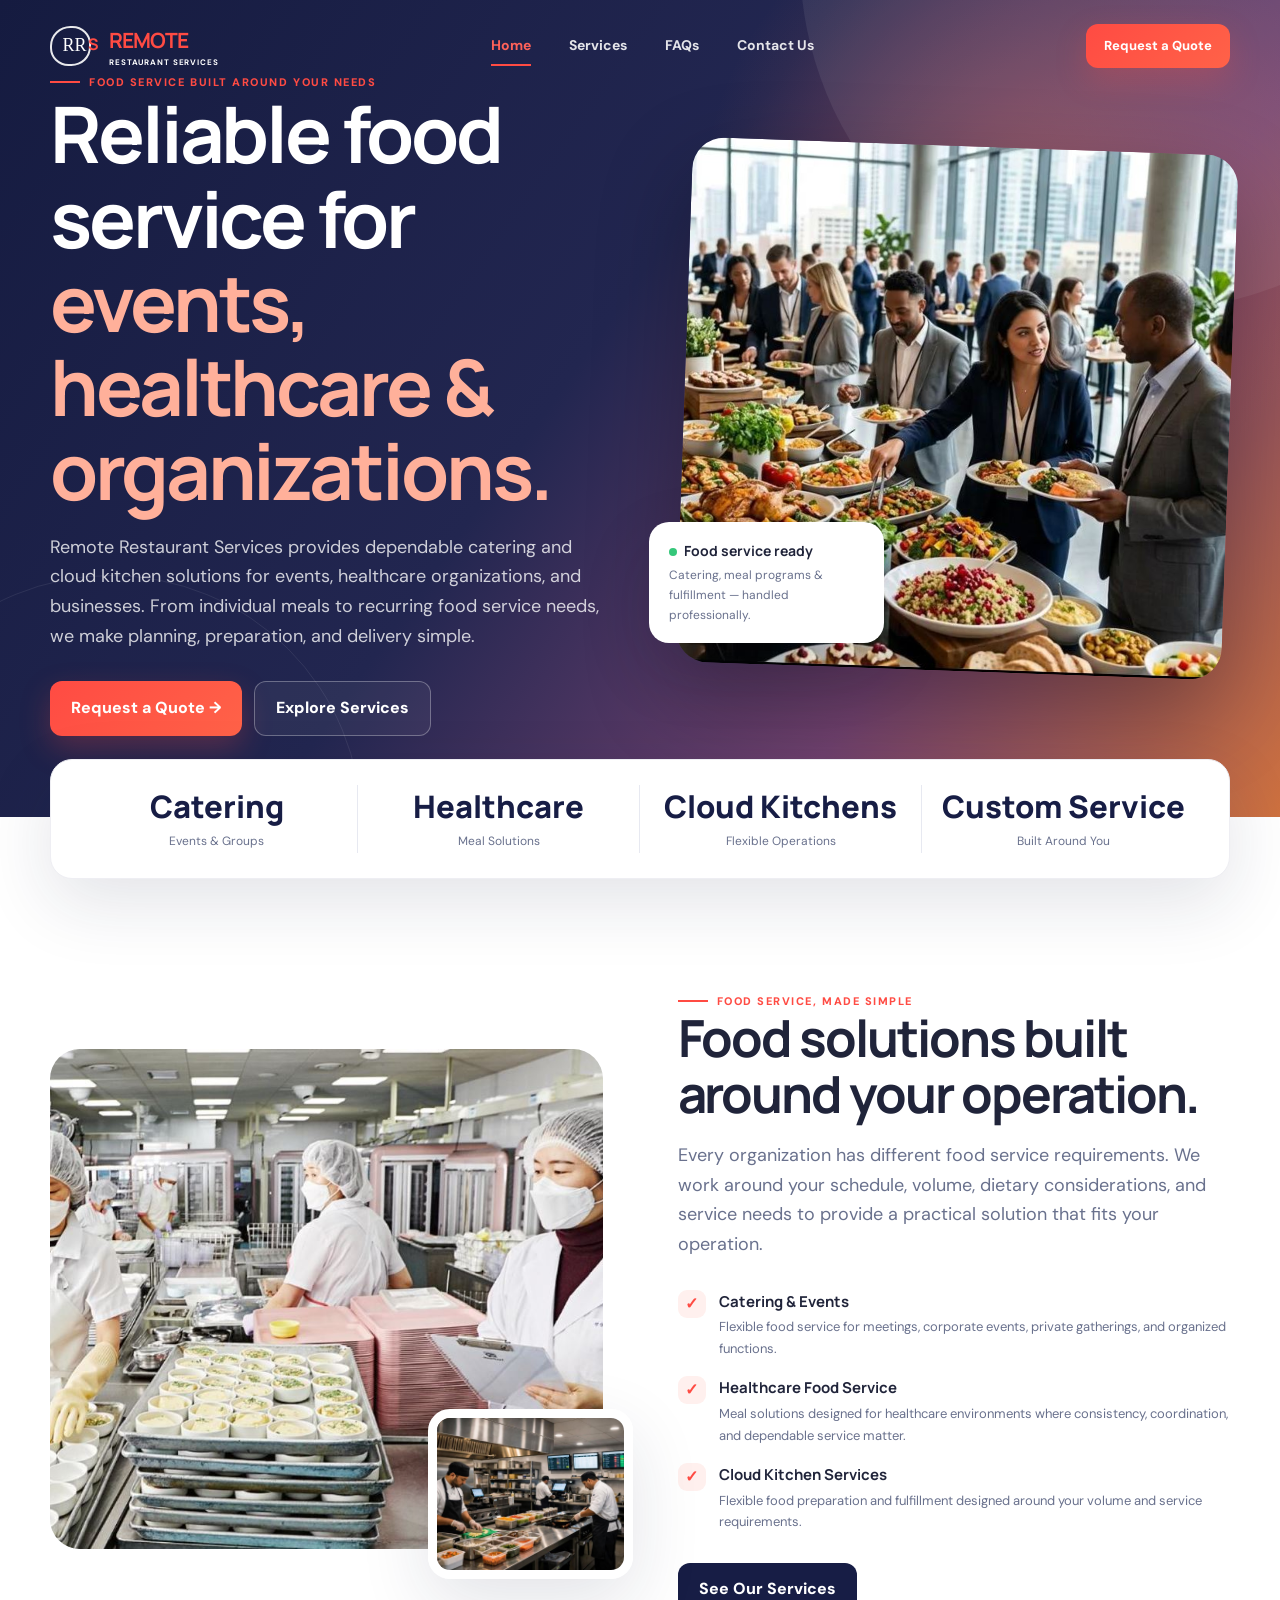
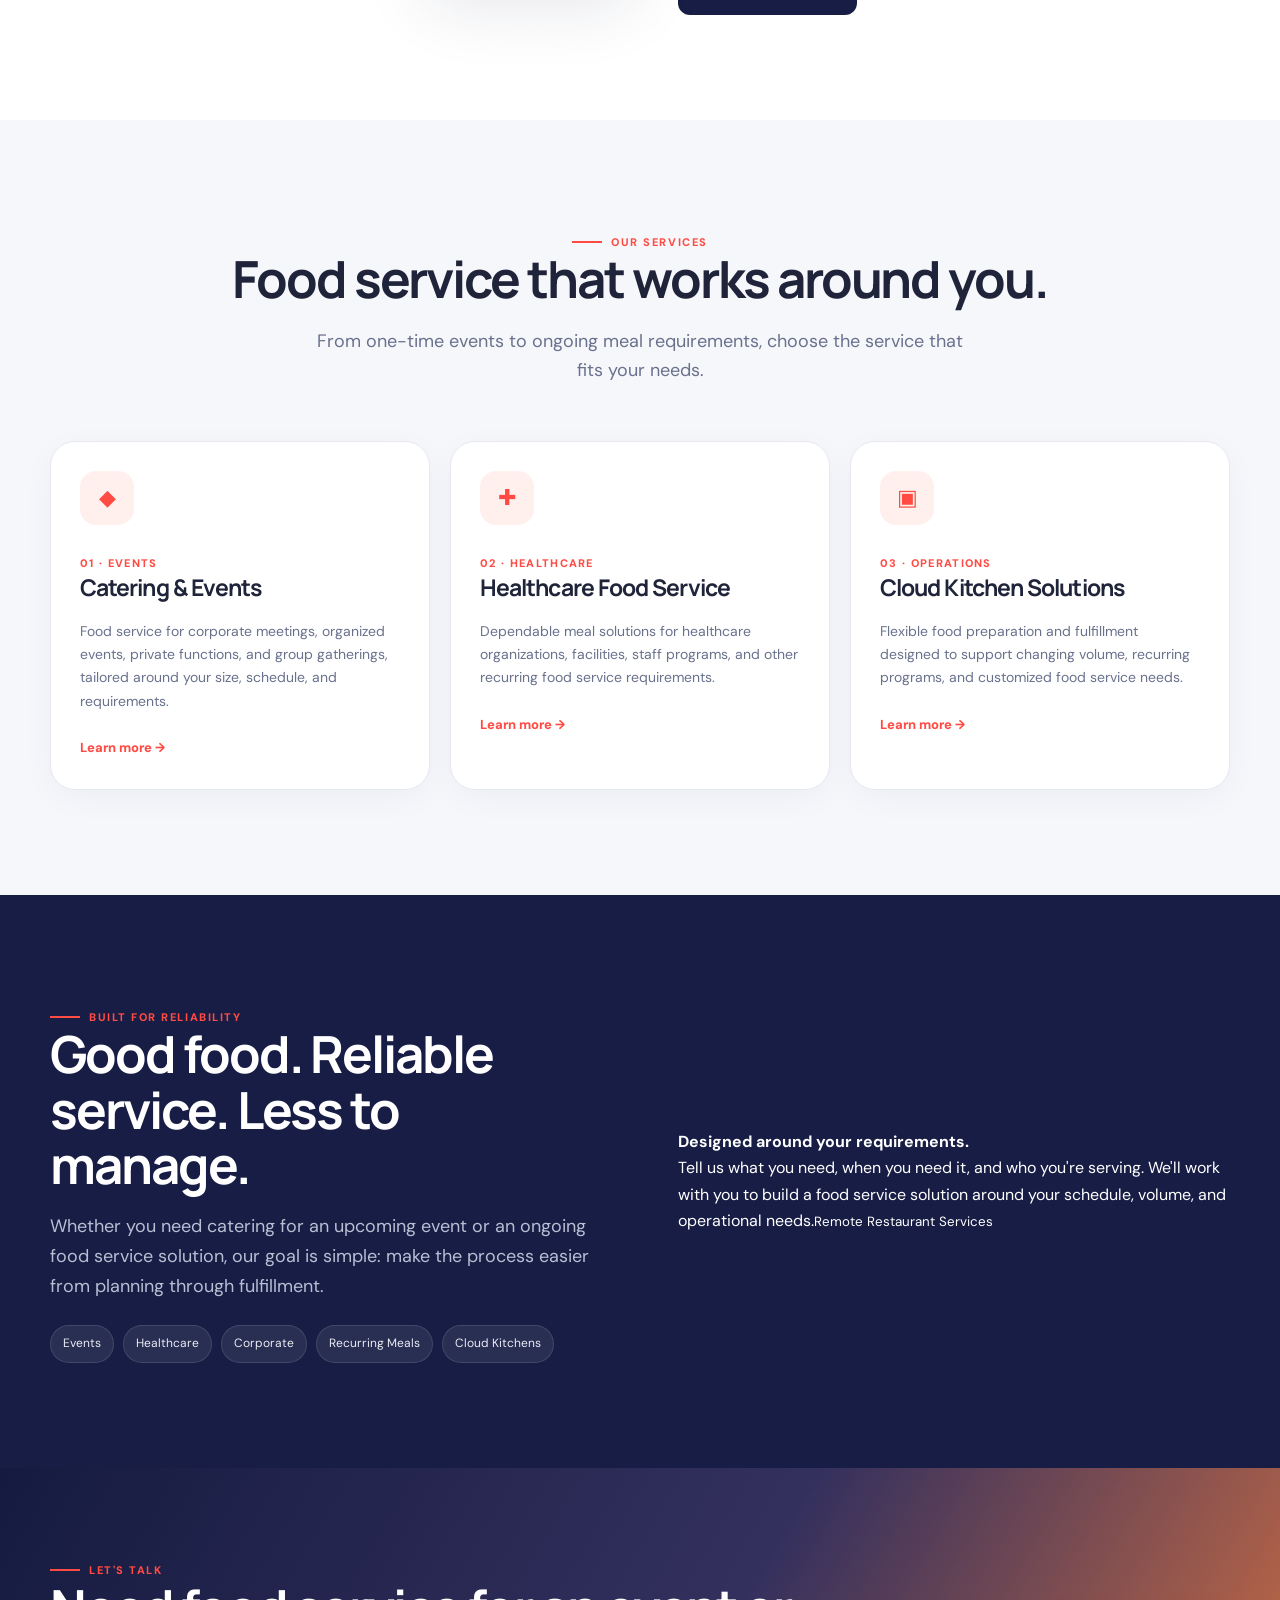
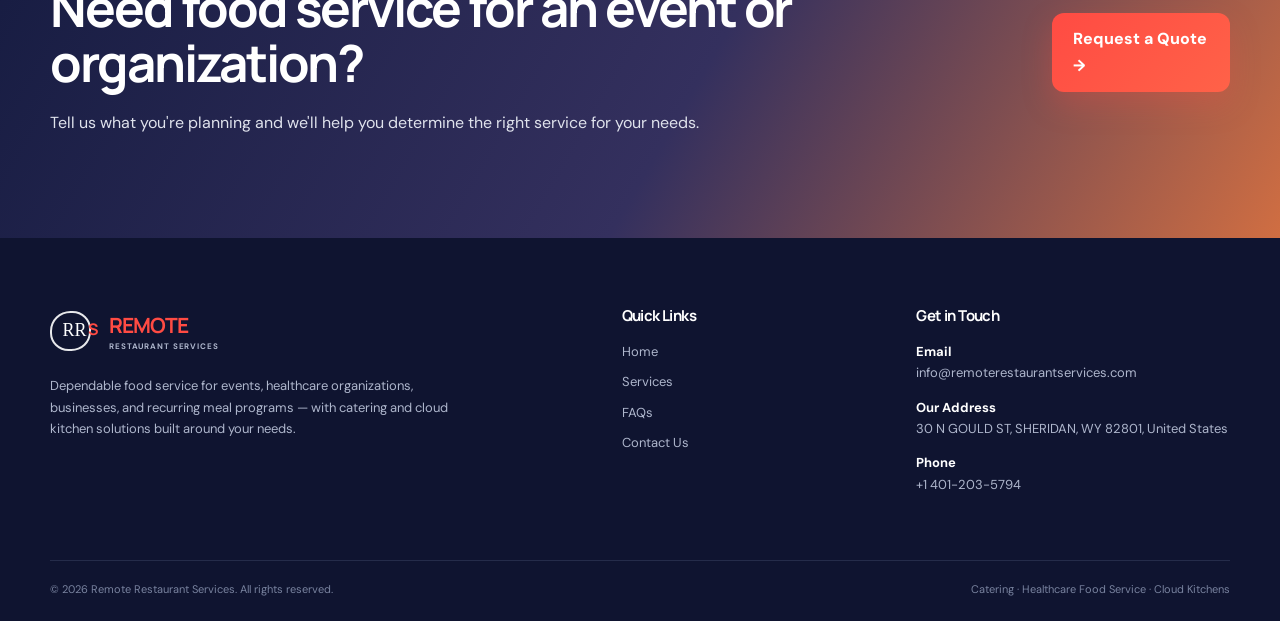
<file: index.html>
<!doctype html>
<html lang="en">
<head>
<meta charset="utf-8"><meta name="viewport" content="width=device-width,initial-scale=1">
<title>Remote Restaurant Services | Catering, Healthcare & Cloud Kitchens</title>
<meta name="description" content="Remote Restaurant Services provides catering, healthcare food service and cloud kitchen solutions for events, organizations and recurring meal programs.">
<link rel="stylesheet" href="assets/css/styles.css">
</head>
<body><div id="header"></div>

<section class="hero"><div class="container hero-grid">
  <div class="hero-copy reveal">
    <span class="eyebrow">Food Service Built Around Your Needs</span>
    <h1>Reliable food service for <span>events, healthcare & organizations.</span></h1>
    <p class="lead">Remote Restaurant Services provides dependable catering and cloud kitchen solutions for events, healthcare organizations, and businesses. From individual meals to recurring food service needs, we make planning, preparation, and delivery simple.</p>
    <div class="hero-actions"><a class="btn btn-primary" href="contact.html">Request a Quote →</a><a class="btn btn-outline" href="services.html">Explore Services</a></div>
    <div class="trust-row"><div><b>Catering</b>Events & groups</div><div><b>Healthcare</b>Meal solutions</div><div><b>Cloud kitchens</b>Flexible operations</div></div>
  </div>
  <div class="hero-visual reveal delay-2"><div class="hero-photo"><img src="assets/images/food-catering.jpg" alt="Professional catering service at a business event" loading="eager" decoding="async" fetchpriority="high"></div><div class="hero-card"><strong><span class="dot"></span>Food service ready</strong><span>Catering, meal programs & fulfillment — handled professionally.</span></div></div>
</div></section>

<section class="stats"><div class="container stats-grid">
  <div class="stat"><strong>Catering</strong><span>Events & Groups</span></div>
  <div class="stat"><strong>Healthcare</strong><span>Meal Solutions</span></div>
  <div class="stat"><strong>Cloud Kitchens</strong><span>Flexible Operations</span></div>
  <div class="stat"><strong>Custom Service</strong><span>Built Around You</span></div>
</div></section>

<section class="section"><div class="container split">
  <div class="image-stack reveal"><img src="assets/images/food-healthcare.jpg" alt="Healthcare food service and prepared meals" loading="lazy" decoding="async"><img class="mini" src="assets/images/food-cloud-kitchen.jpg" alt="Professional cloud kitchen food preparation" loading="lazy" decoding="async"></div>
  <div class="reveal delay-1"><span class="eyebrow">Food Service, Made Simple</span><h2>Food solutions built around your operation.</h2><p class="lead">Every organization has different food service requirements. We work around your schedule, volume, dietary considerations, and service needs to provide a practical solution that fits your operation.</p>
    <div class="check-list">
      <div class="check"><i>✓</i><div><b>Catering & Events</b><span>Flexible food service for meetings, corporate events, private gatherings, and organized functions.</span></div></div>
      <div class="check"><i>✓</i><div><b>Healthcare Food Service</b><span>Meal solutions designed for healthcare environments where consistency, coordination, and dependable service matter.</span></div></div>
      <div class="check"><i>✓</i><div><b>Cloud Kitchen Services</b><span>Flexible food preparation and fulfillment designed around your volume and service requirements.</span></div></div>
    </div>
    <a class="btn btn-dark" href="services.html">See Our Services</a>
  </div>
</div></section>

<section class="section soft"><div class="container"><div class="section-head reveal"><span class="eyebrow">Our Services</span><h2>Food service that works around you.</h2><p class="lead">From one-time events to ongoing meal requirements, choose the service that fits your needs.</p></div>
  <div class="cards">
    <div class="card reveal"><div class="icon">◆</div><span class="service-label">01 · Events</span><h3>Catering & Events</h3><p>Food service for corporate meetings, organized events, private functions, and group gatherings, tailored around your size, schedule, and requirements.</p><a href="services.html">Learn more →</a></div>
    <div class="card reveal delay-1"><div class="icon">✚</div><span class="service-label">02 · Healthcare</span><h3>Healthcare Food Service</h3><p>Dependable meal solutions for healthcare organizations, facilities, staff programs, and other recurring food service requirements.</p><a href="services.html">Learn more →</a></div>
    <div class="card reveal delay-2"><div class="icon">▣</div><span class="service-label">03 · Operations</span><h3>Cloud Kitchen Solutions</h3><p>Flexible food preparation and fulfillment designed to support changing volume, recurring programs, and customized food service needs.</p><a href="services.html">Learn more →</a></div>
  </div>
</div></section>

<section class="section dark"><div class="container split">
  <div class="reveal"><span class="eyebrow">Built for Reliability</span><h2>Good food. Reliable service. Less to manage.</h2><p class="lead">Whether you need catering for an upcoming event or an ongoing food service solution, our goal is simple: make the process easier from planning through fulfillment.</p><div class="pill-row"><span class="pill">Events</span><span class="pill">Healthcare</span><span class="pill">Corporate</span><span class="pill">Recurring Meals</span><span class="pill">Cloud Kitchens</span></div></div>
  <div class="quote reveal delay-2"><strong>Designed around your requirements.</strong><br>Tell us what you need, when you need it, and who you're serving. We'll work with you to build a food service solution around your schedule, volume, and operational needs.<small>Remote Restaurant Services</small></div>
</div></section>

<section class="callout"><div class="container callout-inner"><div><span class="eyebrow">Let's Talk</span><h2>Need food service for an event or organization?</h2><p>Tell us what you're planning and we'll help you determine the right service for your needs.</p></div><a class="btn btn-primary" href="contact.html">Request a Quote →</a></div></section>
<div id="footer"></div><script src="assets/js/template.js"></script><script src="assets/js/app.js"></script><script>document.getElementById('header').innerHTML=header('home');document.getElementById('footer').innerHTML=footer();</script>
</body></html>
</file>
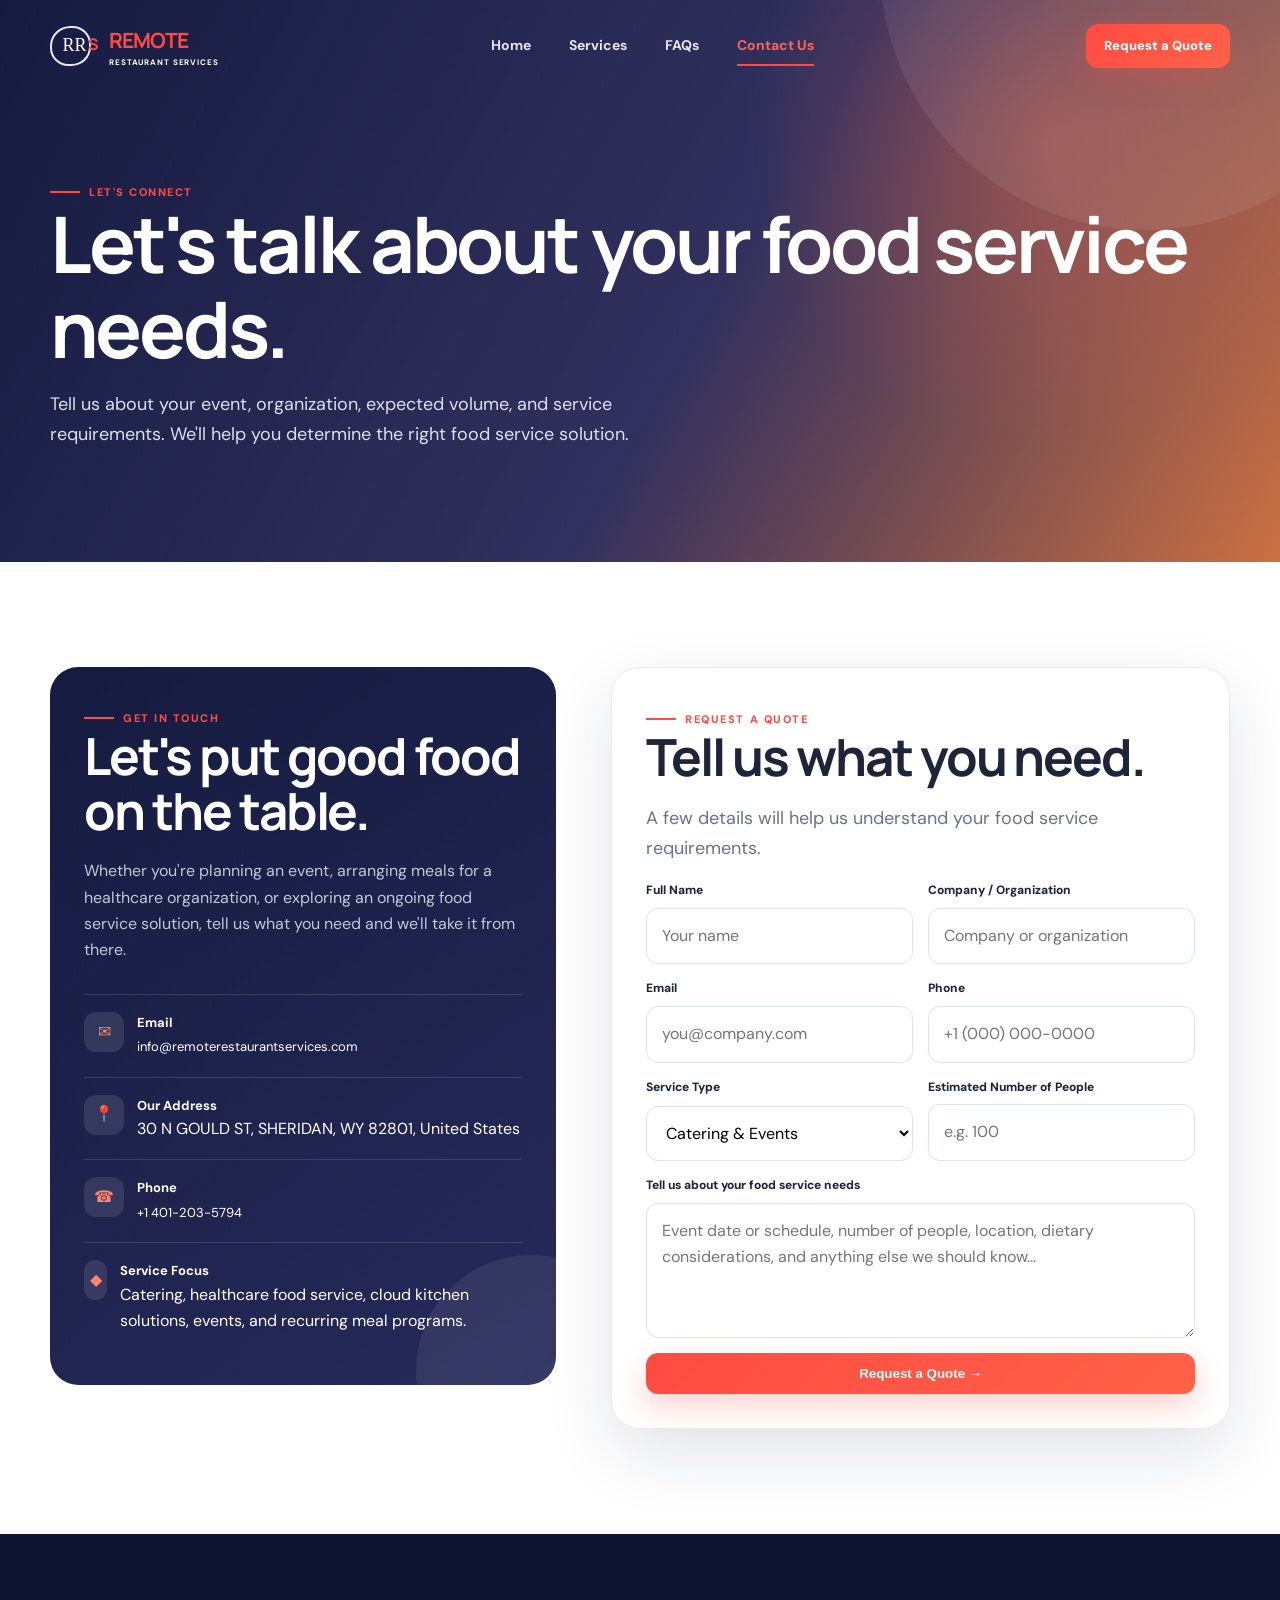
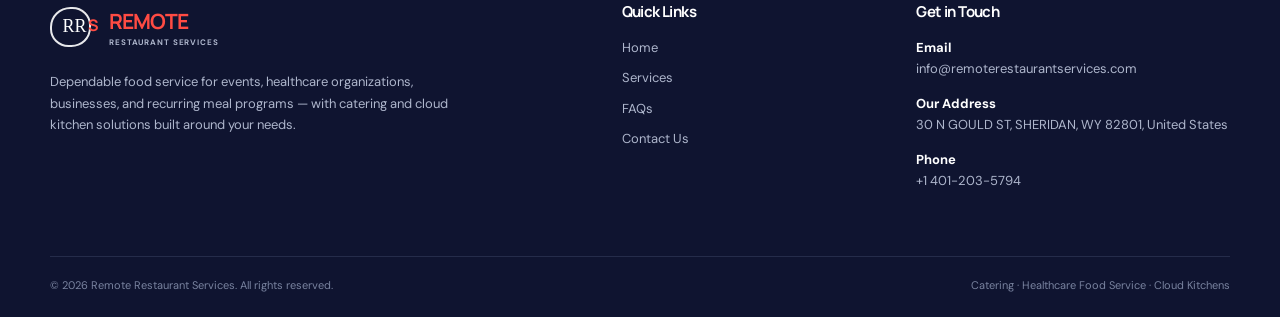
<file: contact.html>
<!doctype html>
<html lang="en">
<head><meta charset="utf-8"><meta name="viewport" content="width=device-width,initial-scale=1"><title>Contact Us | Remote Restaurant Services</title><meta name="description" content="Contact Remote Restaurant Services about catering, healthcare food service, cloud kitchen solutions, events and recurring meal programs."><link rel="stylesheet" href="assets/css/styles.css"></head>
<body><div id="header"></div>
<section class="page-hero"><div class="container"><span class="eyebrow">Let's Connect</span><h1>Let's talk about your food service needs.</h1><p class="lead">Tell us about your event, organization, expected volume, and service requirements. We'll help you determine the right food service solution.</p></div></section>
<section class="section"><div class="container contact-grid">
<div class="contact-panel reveal"><span class="eyebrow">Get in Touch</span><h2>Let's put good food on the table.</h2><p>Whether you're planning an event, arranging meals for a healthcare organization, or exploring an ongoing food service solution, tell us what you need and we'll take it from there.</p>
<div class="contact-item"><div class="contact-icon">✉</div><div><b>Email</b><a href="mailto:info@remoterestaurantservices.com">info@remoterestaurantservices.com</a></div></div>
<div class="contact-item"><div class="contact-icon">📍</div><div><b>Our Address</b>30 N GOULD ST, SHERIDAN, WY 82801, United States</div></div>
<div class="contact-item"><div class="contact-icon">☎</div><div><b>Phone</b><a href="tel:+14012035794">+1 401-203-5794</a></div></div>
<div class="contact-item"><div class="contact-icon">◆</div><div><b>Service Focus</b><span>Catering, healthcare food service, cloud kitchen solutions, events, and recurring meal programs.</span></div></div>
</div>
<div class="form-card reveal delay-1"><span class="eyebrow">Request a Quote</span><h2>Tell us what you need.</h2><p class="lead">A few details will help us understand your food service requirements.</p>
<form class="form" id="quote-form">
<input type="hidden" name="_subject" value="New RRS Quote Request">
<input type="hidden" name="_template" value="table">
<input type="hidden" name="_url" value="https://remoterestaurantservices.com/contact.html">
<div class="field"><label>Full Name</label><input name="full_name" required placeholder="Your name"></div><div class="field"><label>Company / Organization</label><input name="company" required placeholder="Company or organization"></div><div class="field"><label>Email</label><input name="email" required type="email" placeholder="you@company.com"></div><div class="field"><label>Phone</label><input name="phone" placeholder="+1 (000) 000-0000"></div>
<div class="field"><label>Service Type</label><select name="service_type"><option>Catering & Events</option><option>Healthcare Food Service</option><option>Cloud Kitchen Services</option><option>Corporate Meals</option><option>Recurring Food Service</option><option>Other</option></select></div>
<div class="field"><label>Estimated Number of People</label><input name="estimated_people" type="number" min="1" placeholder="e.g. 100"></div>
<div class="field full"><label>Tell us about your food service needs</label><textarea name="message" placeholder="Event date or schedule, number of people, location, dietary considerations, and anything else we should know..."></textarea></div>
<div class="field full"><button class="btn btn-primary" type="submit">Request a Quote →</button></div></form></div>
</div></section>
<div id="footer"></div><script src="assets/js/template.js"></script><script src="assets/js/app.js"></script><script>document.getElementById('header').innerHTML=header('contact');document.getElementById('footer').innerHTML=footer();</script>
</body></html>
</file>
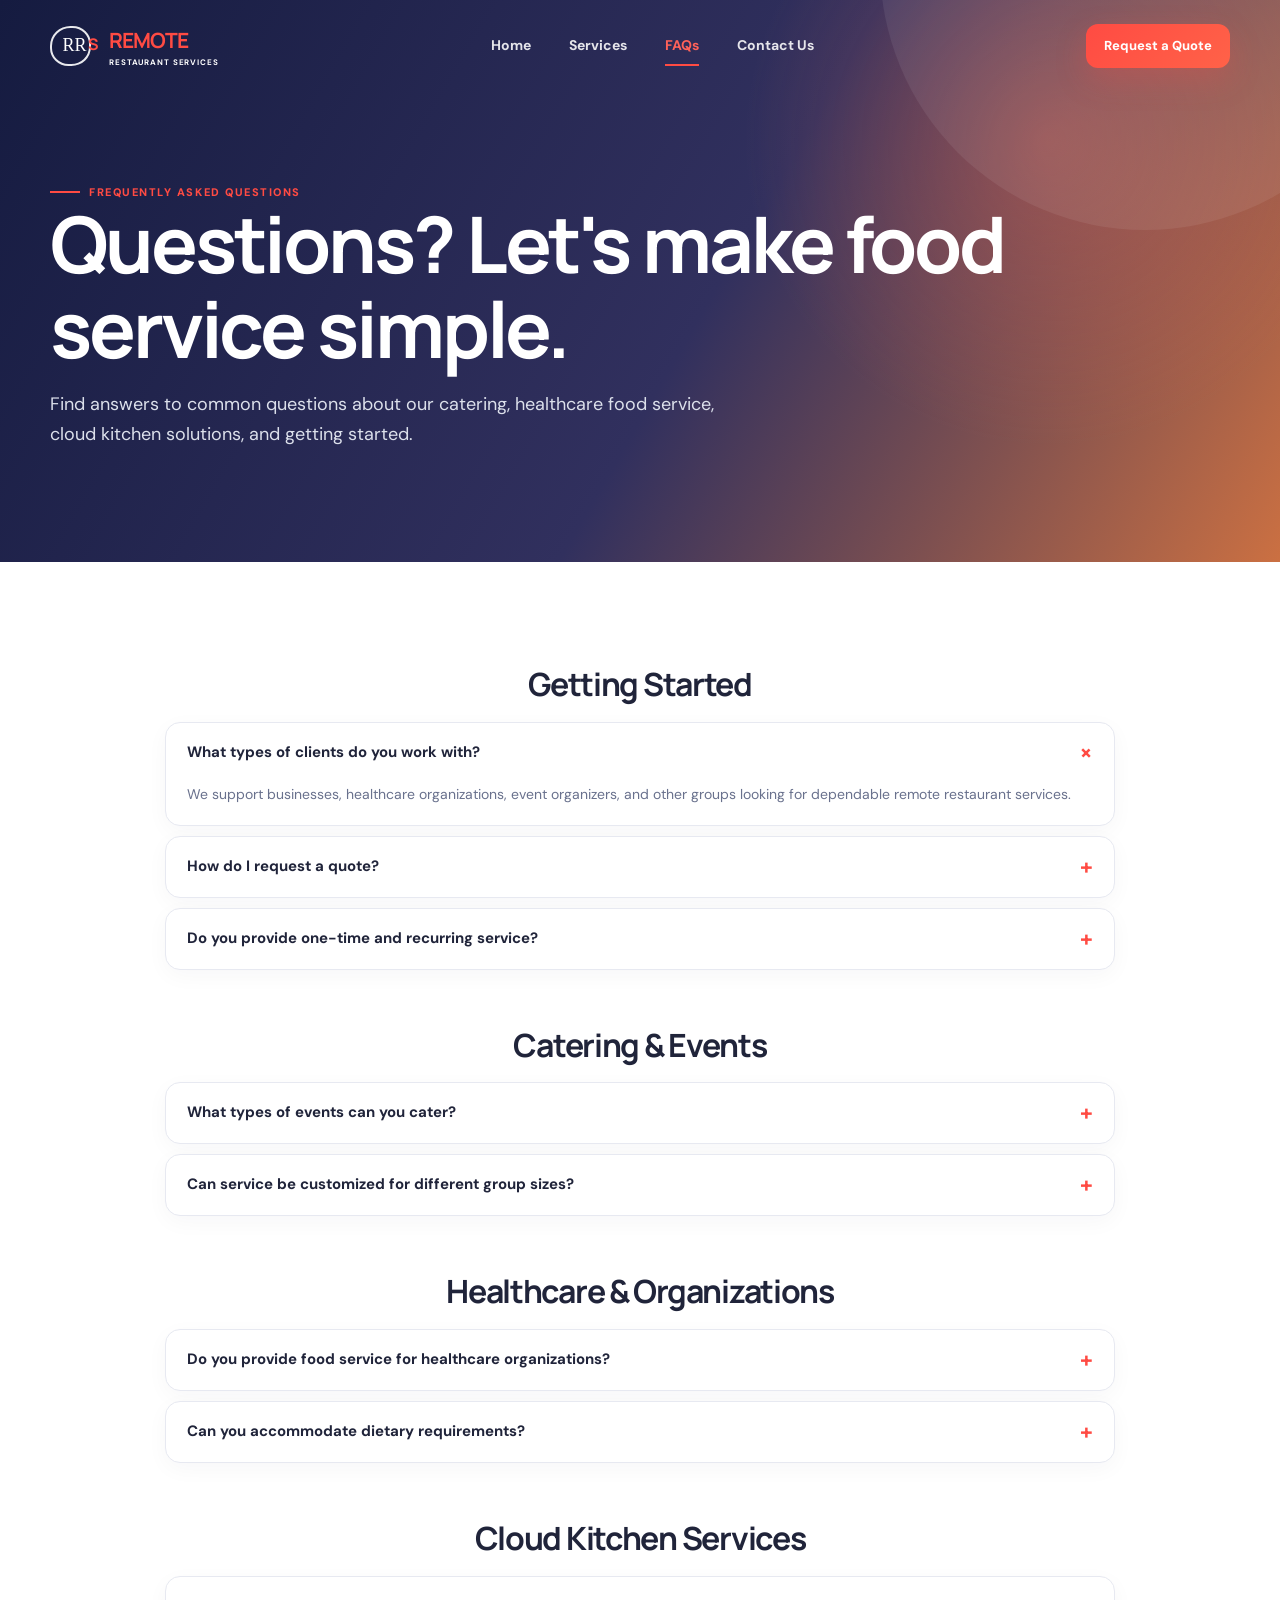
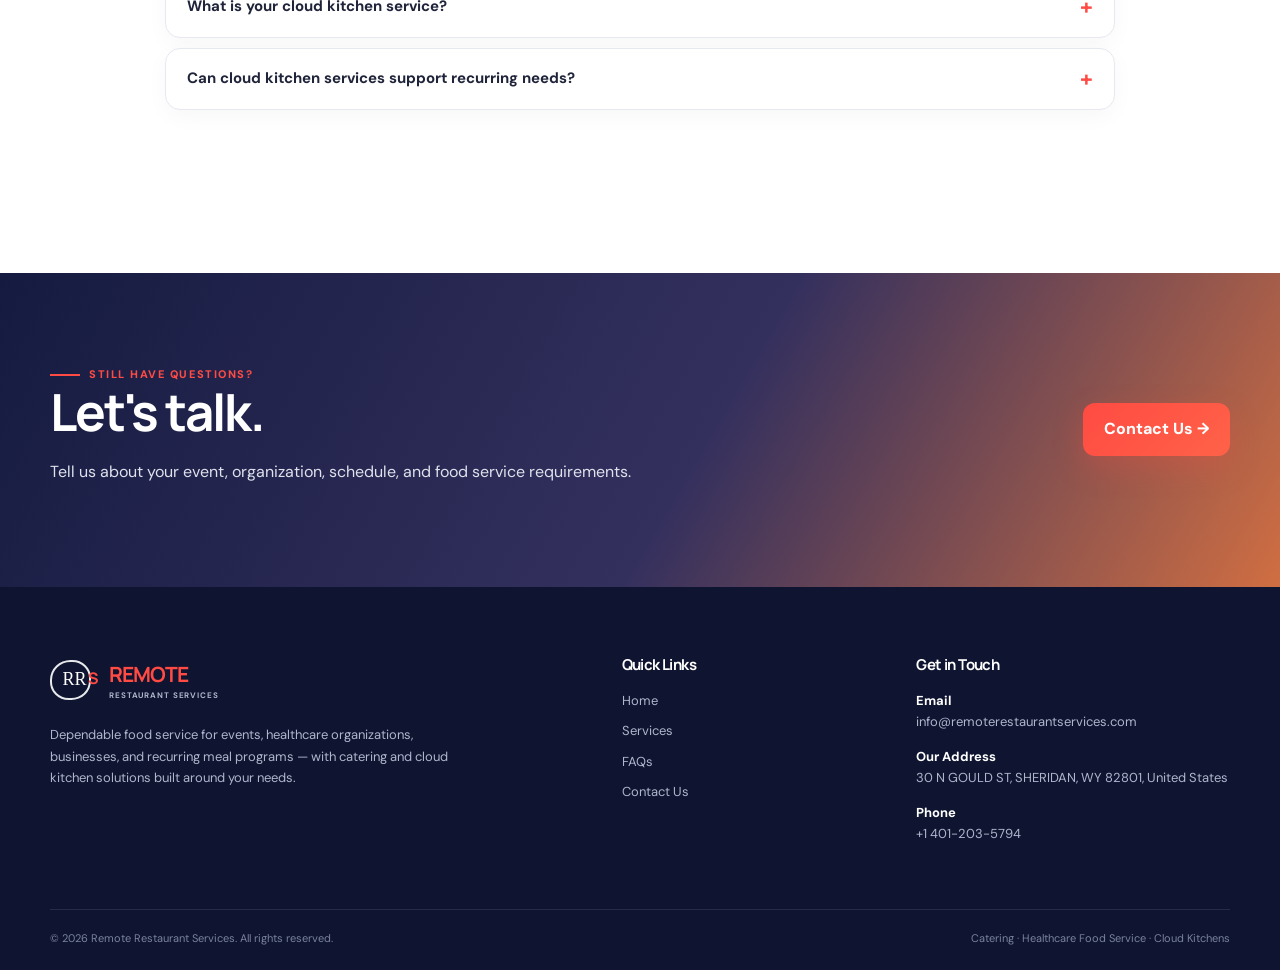
<file: faqs.html>
<!doctype html>
<html lang="en">
<head><meta charset="utf-8"><meta name="viewport" content="width=device-width,initial-scale=1"><title>FAQs | Remote Restaurant Services</title><meta name="description" content="Answers to common questions about catering, healthcare food service, cloud kitchen solutions and getting started with Remote Restaurant Services."><link rel="stylesheet" href="assets/css/styles.css"></head>
<body><div id="header"></div>
<section class="page-hero"><div class="container"><span class="eyebrow">Frequently Asked Questions</span><h1>Questions? Let's make food service simple.</h1><p class="lead">Find answers to common questions about our catering, healthcare food service, cloud kitchen solutions, and getting started.</p></div></section>
<section class="section"><div class="container faq-grid">
<div class="faq-section"><h2>Getting Started</h2><div class="faq-item open"><button class="faq-q">What types of clients do you work with?<span>+</span></button><div class="faq-a">We support businesses, healthcare organizations, event organizers, and other groups looking for dependable remote restaurant services.</div></div><div class="faq-item"><button class="faq-q">How do I request a quote?<span>+</span></button><div class="faq-a">Tell us about your event or organization, estimated number of people, preferred date or schedule, and service requirements. Our team can then discuss the appropriate options with you.</div></div><div class="faq-item"><button class="faq-q">Do you provide one-time and recurring service?<span>+</span></button><div class="faq-a">Yes. We can discuss both individual events and ongoing food service requirements depending on your needs.</div></div></div>
<div class="faq-section"><h2>Catering & Events</h2><div class="faq-item"><button class="faq-q">What types of events can you cater?<span>+</span></button><div class="faq-a">We can support corporate meetings, private events, staff functions, organized gatherings, and other group food service needs.</div></div><div class="faq-item"><button class="faq-q">Can service be customized for different group sizes?<span>+</span></button><div class="faq-a">Yes. Service can be planned around your expected guest count, schedule, menu requirements, and event format.</div></div></div>
<div class="faq-section"><h2>Healthcare & Organizations</h2><div class="faq-item"><button class="faq-q">Do you provide food service for healthcare organizations?<span>+</span></button><div class="faq-a">Yes. Healthcare is one of our focus areas. We can discuss scheduled and recurring meal requirements based on the organization's needs.</div></div><div class="faq-item"><button class="faq-q">Can you accommodate dietary requirements?<span>+</span></button><div class="faq-a">Dietary requirements can be discussed during planning so the appropriate options can be identified for your program or event.</div></div></div>
<div class="faq-section"><h2>Cloud Kitchen Services</h2><div class="faq-item"><button class="faq-q">What is your cloud kitchen service?<span>+</span></button><div class="faq-a">Our cloud kitchen model provides a flexible approach to food preparation and fulfillment without relying on a traditional dine-in restaurant setup.</div></div><div class="faq-item"><button class="faq-q">Can cloud kitchen services support recurring needs?<span>+</span></button><div class="faq-a">Yes. The model can be used for recurring food programs as well as other scheduled food service requirements.</div></div></div>
</div></section>
<section class="callout"><div class="container callout-inner"><div><span class="eyebrow">Still Have Questions?</span><h2>Let's talk.</h2><p>Tell us about your event, organization, schedule, and food service requirements.</p></div><a class="btn btn-primary" href="contact.html">Contact Us →</a></div></section>
<div id="footer"></div><script src="assets/js/template.js"></script><script src="assets/js/app.js"></script><script>document.getElementById('header').innerHTML=header('faqs');document.getElementById('footer').innerHTML=footer();</script>
</body></html>
</file>
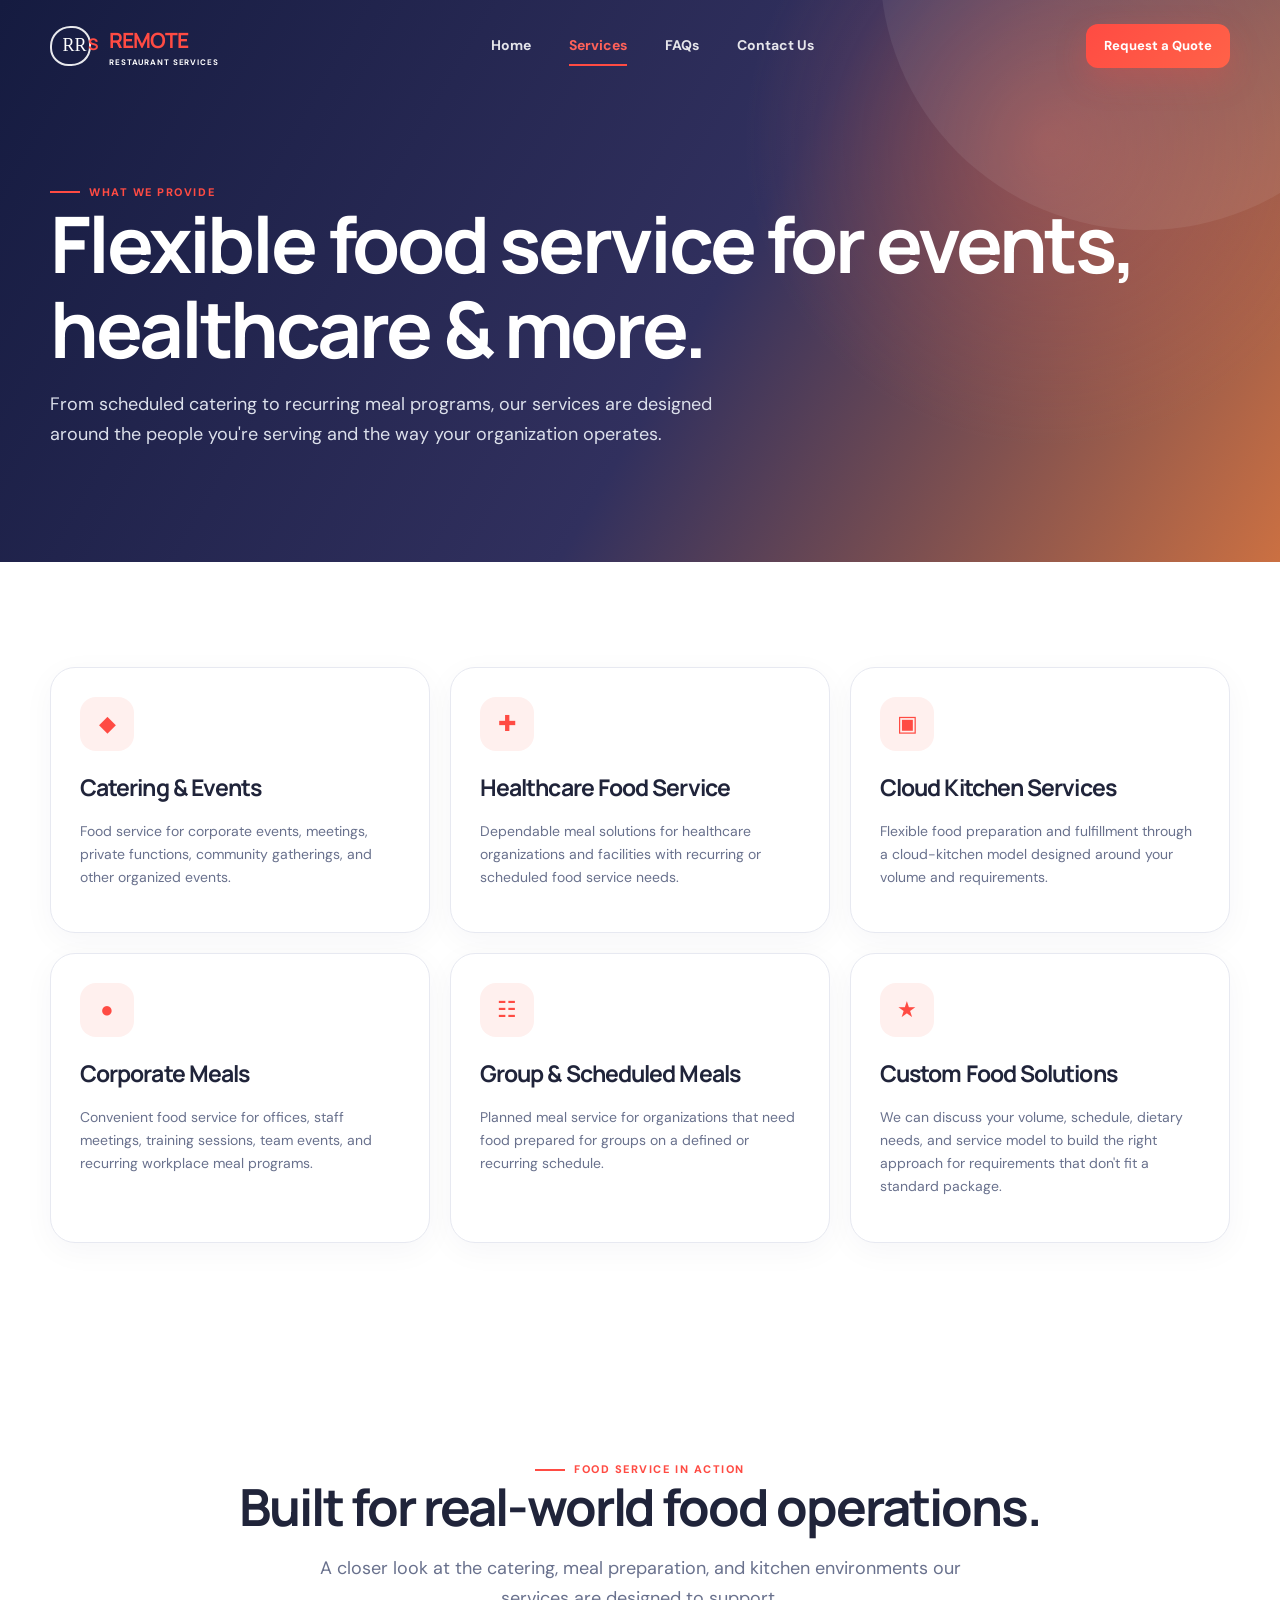
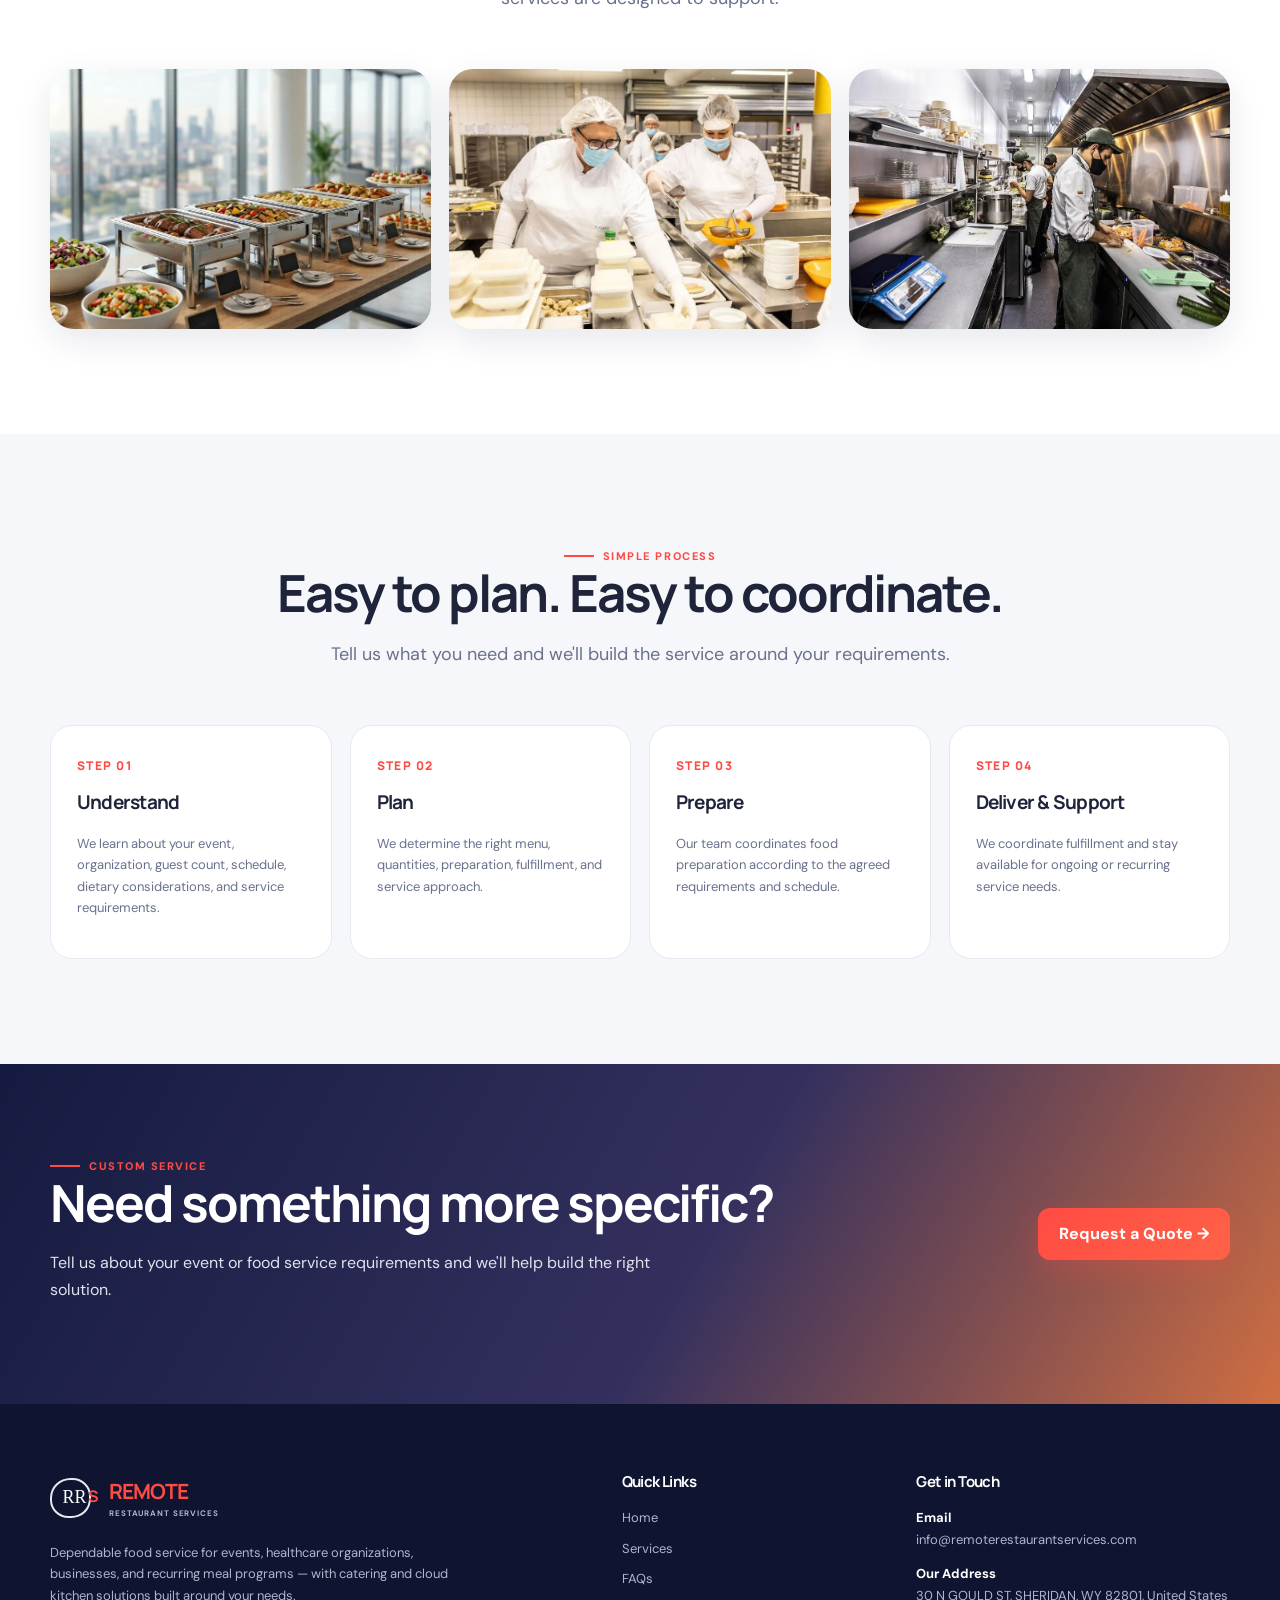
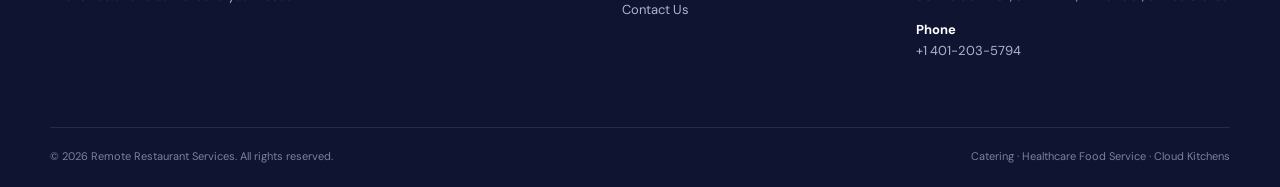
<file: services.html>
<!doctype html>
<html lang="en">
<head><meta charset="utf-8"><meta name="viewport" content="width=device-width,initial-scale=1"><title>Services | Remote Restaurant Services</title><meta name="description" content="Catering, healthcare food service, cloud kitchen services, corporate meals and custom food solutions from Remote Restaurant Services."><link rel="stylesheet" href="assets/css/styles.css"></head>
<body><div id="header"></div>
<section class="page-hero"><div class="container"><span class="eyebrow">What We Provide</span><h1>Flexible food service for events, healthcare & more.</h1><p class="lead">From scheduled catering to recurring meal programs, our services are designed around the people you're serving and the way your organization operates.</p></div></section>
<section class="section"><div class="container"><div class="cards">
<div class="card reveal"><div class="icon">◆</div><h3>Catering & Events</h3><p>Food service for corporate events, meetings, private functions, community gatherings, and other organized events.</p></div>
<div class="card reveal delay-1"><div class="icon">✚</div><h3>Healthcare Food Service</h3><p>Dependable meal solutions for healthcare organizations and facilities with recurring or scheduled food service needs.</p></div>
<div class="card reveal delay-2"><div class="icon">▣</div><h3>Cloud Kitchen Services</h3><p>Flexible food preparation and fulfillment through a cloud-kitchen model designed around your volume and requirements.</p></div>
<div class="card reveal"><div class="icon">●</div><h3>Corporate Meals</h3><p>Convenient food service for offices, staff meetings, training sessions, team events, and recurring workplace meal programs.</p></div>
<div class="card reveal delay-1"><div class="icon">☷</div><h3>Group & Scheduled Meals</h3><p>Planned meal service for organizations that need food prepared for groups on a defined or recurring schedule.</p></div>
<div class="card reveal delay-2"><div class="icon">★</div><h3>Custom Food Solutions</h3><p>We can discuss your volume, schedule, dietary needs, and service model to build the right approach for requirements that don't fit a standard package.</p></div>
</div></div></section>
<section class="section"><div class="container"><div class="section-head"><span class="eyebrow">Food Service In Action</span><h2>Built for real-world food operations.</h2><p class="lead">A closer look at the catering, meal preparation, and kitchen environments our services are designed to support.</p></div><div class="image-gallery">
<figure class="reveal"><img src="assets/images/food-catering-2.jpg" alt="Professional buffet catering setup"></figure>
<figure class="reveal delay-1"><img src="assets/images/food-healthcare-2.jpg" alt="Healthcare meal preparation team"></figure>
<figure class="reveal delay-2"><img src="assets/images/food-cloud-kitchen-2.jpg" alt="Professional commercial kitchen operation"></figure>
</div></div></section>
<section class="section soft"><div class="container"><div class="section-head"><span class="eyebrow">Simple Process</span><h2>Easy to plan. Easy to coordinate.</h2><p class="lead">Tell us what you need and we'll build the service around your requirements.</p></div><div class="process">
<div class="step reveal"><span class="step-number">STEP 01</span><h3>Understand</h3><p>We learn about your event, organization, guest count, schedule, dietary considerations, and service requirements.</p></div>
<div class="step reveal delay-1"><span class="step-number">STEP 02</span><h3>Plan</h3><p>We determine the right menu, quantities, preparation, fulfillment, and service approach.</p></div>
<div class="step reveal delay-2"><span class="step-number">STEP 03</span><h3>Prepare</h3><p>Our team coordinates food preparation according to the agreed requirements and schedule.</p></div>
<div class="step reveal delay-3"><span class="step-number">STEP 04</span><h3>Deliver & Support</h3><p>We coordinate fulfillment and stay available for ongoing or recurring service needs.</p></div>
</div></div></section>
<section class="callout"><div class="container callout-inner"><div><span class="eyebrow">Custom Service</span><h2>Need something more specific?</h2><p>Tell us about your event or food service requirements and we'll help build the right solution.</p></div><a class="btn btn-primary" href="contact.html">Request a Quote →</a></div></section>
<div id="footer"></div><script src="assets/js/template.js"></script><script src="assets/js/app.js"></script><script>document.getElementById('header').innerHTML=header('services');document.getElementById('footer').innerHTML=footer();</script>
</body></html>
</file>
<file: assets/css/styles.css>
@import url('https://fonts.googleapis.com/css2?family=DM+Sans:wght@400;500;600;700&family=Manrope:wght@600;700;800&display=swap');
:root{--navy:#171d45;--navy2:#25265b;--purple:#75446f;--orange:#ff4b43;--orange2:#ff7655;--ink:#20243a;--muted:#69718d;--soft:#f6f7fb;--line:#e7e9f1;--white:#fff;--shadow:0 24px 70px rgba(23,29,69,.12);--radius:24px}
*{box-sizing:border-box}html{scroll-behavior:smooth}body{margin:0;font-family:'DM Sans',sans-serif;color:var(--ink);background:#fff;line-height:1.65}a{text-decoration:none;color:inherit}img{display:block;max-width:100%}.container{width:min(1180px,calc(100% - 40px));margin:auto}.section{padding:105px 0}.eyebrow{display:inline-flex;align-items:center;gap:9px;color:var(--orange);font-weight:800;text-transform:uppercase;letter-spacing:.14em;font-size:11px}.eyebrow:before{content:'';width:30px;height:2px;background:var(--orange)}h1,h2,h3,h4{font-family:'Manrope',sans-serif;line-height:1.08;letter-spacing:-.04em;margin:0 0 20px}h1{font-size:clamp(46px,6.4vw,78px)}h2{font-size:clamp(34px,4vw,54px)}h3{font-size:23px}.lead{font-size:18px;color:var(--muted);max-width:670px}.btn{display:inline-flex;align-items:center;justify-content:center;gap:9px;border:0;border-radius:12px;padding:13px 21px;font-weight:800;transition:.25s;cursor:pointer}.btn-primary{background:linear-gradient(135deg,var(--orange),#ff6248);color:#fff;box-shadow:0 12px 30px rgba(255,75,67,.25)}.btn-primary:hover{transform:translateY(-3px);box-shadow:0 17px 34px rgba(255,75,67,.34)}.btn-outline{border:1px solid rgba(255,255,255,.3);color:#fff;background:rgba(255,255,255,.05)}.btn-outline:hover{background:#fff;color:var(--navy)}.btn-dark{background:var(--navy);color:#fff}
.nav{position:absolute;top:0;left:0;right:0;z-index:50;color:#fff}.nav-inner{height:92px;display:flex;align-items:center;justify-content:space-between}.brand{display:flex;align-items:center;gap:10px}.brand-mark{position:relative;width:49px;height:43px;color:#fff;font-family:Georgia,serif;font-size:18px;line-height:43px;text-align:center}.brand-mark:before{content:'';position:absolute;inset:2px 8px 1px 0;border:2px solid #fff;border-radius:50% 45% 48% 45%;opacity:.9}.brand-mark span{position:relative;z-index:2}.brand-mark b{position:absolute;right:0;bottom:1px;color:var(--orange);font-family:'Manrope';font-size:16px;z-index:3}.brand-text strong{display:block;font-family:'Manrope';font-size:21px;letter-spacing:-.05em;color:var(--orange)}.brand-text small{display:block;font-size:8px;letter-spacing:.11em;color:#fff;font-weight:700;margin-top:-2px}.nav-links{display:flex;align-items:center;gap:38px;font-weight:700;font-size:14px}.nav-links a{opacity:.88;position:relative;transition:.2s}.nav-links a:after{content:'';position:absolute;left:0;right:100%;bottom:-8px;height:2px;background:var(--orange);transition:.25s}.nav-links a:hover,.nav-links a.active{opacity:1;color:#ff6259}.nav-links a.active:after{right:0}.menu{display:none;background:none;border:0;color:#fff;font-size:29px}.nav-cta{padding:11px 18px;font-size:13px}
.hero{min-height:760px;display:flex;align-items:center;position:relative;overflow:hidden;background:radial-gradient(circle at 80% 25%,rgba(255,117,86,.35),transparent 27%),linear-gradient(125deg,#151b40 0%,#222650 45%,#71426f 73%,#ce713f 100%);color:#fff}.hero:before{content:'';position:absolute;width:700px;height:700px;border-radius:50%;right:-220px;top:-390px;background:rgba(255,255,255,.07)}.hero:after{content:'';position:absolute;left:-140px;bottom:-260px;width:500px;height:500px;border-radius:50%;border:1px solid rgba(255,255,255,.08)}.hero-grid{display:grid;grid-template-columns:1.02fr .98fr;gap:65px;align-items:center;position:relative;z-index:2}.hero-copy{padding-top:65px}.hero h1{max-width:730px}.hero h1 span{color:#ffb09a}.hero .lead{color:rgba(255,255,255,.78)}.hero-actions{display:flex;gap:12px;flex-wrap:wrap;margin-top:30px}.trust-row{display:flex;gap:26px;flex-wrap:wrap;margin-top:38px;color:rgba(255,255,255,.7);font-size:12px}.trust-row b{color:#fff;display:block;font-size:14px}.hero-visual{position:relative}.hero-photo{border-radius:32px;overflow:hidden;box-shadow:0 35px 90px rgba(0,0,0,.3);transform:rotate(2deg)}.hero-photo img{width:100%;height:525px;object-fit:cover}.hero-card{position:absolute;left:-35px;bottom:28px;background:#fff;color:var(--ink);border-radius:20px;padding:17px 20px;box-shadow:var(--shadow);width:235px}.hero-card strong{display:block;font-family:'Manrope';font-size:14px}.hero-card span{display:block;color:var(--muted);font-size:12px;margin-top:4px}.hero-card .dot{display:inline-block;width:8px;height:8px;border-radius:50%;background:#35c77a;margin-right:7px}
.stats{margin-top:-58px;position:relative;z-index:5}.stats-grid{display:grid;grid-template-columns:repeat(4,1fr);background:#fff;border:1px solid #eeeef3;border-radius:22px;box-shadow:var(--shadow);padding:25px}.stat{text-align:center;border-right:1px solid var(--line)}.stat:last-child{border:0}.stat strong{display:block;font:800 31px 'Manrope';color:var(--navy)}.stat span{color:var(--muted);font-size:12px}
.section-head{text-align:center;margin-bottom:55px}.section-head .lead{margin:auto}.soft{background:var(--soft)}.dark{background:var(--navy);color:#fff}.dark .lead{color:#b8bfd3}.split{display:grid;grid-template-columns:1fr 1fr;gap:75px;align-items:center}.image-stack{position:relative}.image-stack>img{width:100%;height:500px;object-fit:cover;border-radius:30px}.image-stack .mini{position:absolute;width:205px;height:170px;right:-30px;bottom:-30px;border:9px solid #fff;border-radius:22px;box-shadow:var(--shadow);object-fit:cover}.check-list{display:grid;gap:17px;margin:30px 0}.check{display:flex;gap:13px}.check i{flex:0 0 28px;width:28px;height:28px;display:grid;place-items:center;background:#fff0ee;color:var(--orange);border-radius:9px;font-style:normal;font-weight:900}.check b{display:block;font-family:'Manrope';font-size:15px}.check span{display:block;color:var(--muted);font-size:13px;margin-top:2px}

.image-gallery{display:grid;grid-template-columns:repeat(3,1fr);gap:18px;margin-top:55px}.image-gallery figure{margin:0;border-radius:24px;overflow:hidden;box-shadow:0 12px 35px rgba(23,29,69,.10);background:#fff}.image-gallery img{width:100%;height:260px;object-fit:cover}.image-gallery figcaption{padding:14px 17px;font:700 13px 'Manrope';color:var(--ink)}
.cards{display:grid;grid-template-columns:repeat(3,1fr);gap:20px}.card{background:#fff;border:1px solid var(--line);border-radius:25px;padding:29px;transition:.3s;box-shadow:0 8px 32px rgba(23,29,69,.04)}.card:hover{transform:translateY(-8px);box-shadow:var(--shadow)}.icon{width:54px;height:54px;border-radius:16px;display:grid;place-items:center;background:#fff0ee;color:var(--orange);font-size:22px;margin-bottom:24px}.card p{color:var(--muted);font-size:14px}.card a{display:inline-block;color:var(--orange);font-weight:800;font-size:13px;margin-top:10px}.service-label{font-size:11px;font-weight:800;color:var(--orange);text-transform:uppercase;letter-spacing:.12em}
.callout{padding:85px 0;background:linear-gradient(120deg,#151b40,#34305e 55%,#d06e42);color:#fff}.callout-inner{display:flex;justify-content:space-between;align-items:center;gap:35px}.callout p{color:#dfe2ec;max-width:660px}.pill-row{display:flex;flex-wrap:wrap;gap:9px;margin-top:24px}.pill{padding:8px 12px;border-radius:999px;background:rgba(255,255,255,.08);border:1px solid rgba(255,255,255,.12);font-size:12px;color:#e9ebf3}
.page-hero{padding:175px 0 95px;background:radial-gradient(circle at 82% 25%,rgba(255,111,82,.32),transparent 27%),linear-gradient(120deg,#151b40,#31305e 55%,#cb7042);color:#fff;position:relative;overflow:hidden}.page-hero:after{content:'';position:absolute;right:-130px;top:-300px;width:530px;height:530px;border-radius:50%;background:rgba(255,255,255,.07)}.page-hero .container{position:relative;z-index:2}.page-hero p{color:#dce0eb}.process{display:grid;grid-template-columns:repeat(4,1fr);gap:18px}.step{background:#fff;border:1px solid var(--line);border-radius:22px;padding:26px;position:relative}.step-number{font:800 12px 'Manrope';color:var(--orange);letter-spacing:.12em}.step h3{font-size:19px;margin-top:14px}.step p{color:var(--muted);font-size:13px}
.faq-grid{max-width:950px;margin:auto}.faq-section{margin-bottom:58px}.faq-section h2{text-align:center;font-size:32px}.faq-item{border:1px solid var(--line);border-radius:15px;background:#fff;margin:10px 0;overflow:hidden;box-shadow:0 6px 22px rgba(23,29,69,.035)}.faq-q{width:100%;padding:19px 21px;border:0;background:none;text-align:left;display:flex;justify-content:space-between;gap:20px;font:700 15px 'DM Sans';color:var(--ink);cursor:pointer}.faq-q span{color:var(--orange);font-size:22px;line-height:1;transition:.25s}.faq-a{max-height:0;overflow:hidden;padding:0 21px;color:var(--muted);font-size:14px;transition:.3s}.faq-item.open .faq-a{max-height:170px;padding-bottom:19px}.faq-item.open .faq-q span{transform:rotate(45deg)}
.contact-grid{display:grid;grid-template-columns:.9fr 1.1fr;gap:55px;align-items:start}.contact-panel{background:linear-gradient(145deg,#151b40,#272a59);color:#fff;border-radius:28px;padding:34px;position:relative;overflow:hidden}.contact-panel:after{content:'';position:absolute;width:230px;height:230px;border-radius:50%;right:-90px;bottom:-100px;background:rgba(255,255,255,.07)}.contact-panel p{color:#c2c7d8}.contact-item{display:flex;gap:13px;align-items:flex-start;padding:17px 0;border-top:1px solid rgba(255,255,255,.12)}.contact-item:first-of-type{margin-top:30px}.contact-icon{width:40px;height:40px;border-radius:12px;background:rgba(255,255,255,.1);display:grid;place-items:center;color:#ff8370}.contact-item b{display:block;font-size:13px}.contact-item a{color:#fff;font-size:13px}.form-card{padding:34px;border:1px solid var(--line);border-radius:28px;box-shadow:var(--shadow)}.form{display:grid;grid-template-columns:1fr 1fr;gap:15px}.field{display:grid;gap:7px}.field.full{grid-column:1/-1}.field label{font-size:12px;font-weight:800}.field input,.field textarea,.field select{width:100%;padding:14px 15px;border:1px solid #dfe2ea;border-radius:12px;font:inherit;outline:none;background:#fff}.field textarea{min-height:135px;resize:vertical}.field input:focus,.field textarea:focus,.field select:focus{border-color:var(--orange);box-shadow:0 0 0 4px rgba(255,75,67,.09)}
footer{background:#0f1430;color:#fff;padding:70px 0 22px}.footer-top{display:grid;grid-template-columns:1.4fr .65fr .85fr;gap:55px}.footer-brand .brand-text small{color:#aeb6cc}.footer-copy{color:#9fa8c0;max-width:430px;font-size:13px;margin-top:22px}.footer-top h4{font-size:15px;margin-bottom:17px}.footer-top>div>a:not(.brand){display:block;color:#aeb6cc;font-size:13px;margin:9px 0}.footer-top p{color:#aeb6cc;font-size:13px}.footer-top p b{color:#fff}.copyright{border-top:1px solid #252c4a;margin-top:52px;padding-top:19px;display:flex;justify-content:space-between;color:#79839f;font-size:11px}
.reveal{opacity:0;transform:translateY(25px);transition:opacity .7s ease,transform .7s ease}.reveal.visible{opacity:1;transform:none}.delay-1{transition-delay:.1s}.delay-2{transition-delay:.2s}.delay-3{transition-delay:.3s}
@media(max-width:900px){.image-gallery{grid-template-columns:1fr 1fr}.image-gallery img{height:240px}.nav-links{display:none;position:absolute;top:78px;left:20px;right:20px;background:#11183a;padding:21px;border-radius:18px;flex-direction:column;align-items:flex-start;gap:17px;box-shadow:0 20px 50px rgba(0,0,0,.2)}.nav-links.open{display:flex}.menu{display:block}.nav-cta{display:none}.hero{min-height:auto;padding:145px 0 105px}.hero-grid,.split,.contact-grid{grid-template-columns:1fr}.hero-visual{max-width:650px}.stats-grid{grid-template-columns:repeat(2,1fr);gap:18px}.stat:nth-child(2){border:0}.cards{grid-template-columns:1fr 1fr}.process{grid-template-columns:1fr 1fr}.footer-top{grid-template-columns:1fr 1fr}.callout-inner{align-items:flex-start;flex-direction:column}}
@media(max-width:600px){.image-gallery{grid-template-columns:1fr}.image-gallery img{height:230px}.container{width:calc(100% - 28px)}.section{padding:75px 0}.hero h1{font-size:44px}.hero-photo img{height:390px}.hero-card{left:10px;bottom:14px}.stats{margin-top:-32px}.stats-grid{padding:17px}.stat strong{font-size:25px}.cards,.process,.footer-top{grid-template-columns:1fr}.form{grid-template-columns:1fr}.field.full{grid-column:auto}.page-hero{padding:145px 0 75px}.copyright{flex-direction:column;gap:6px}.brand-text strong{font-size:19px}.nav-inner{height:82px}}
</file>
